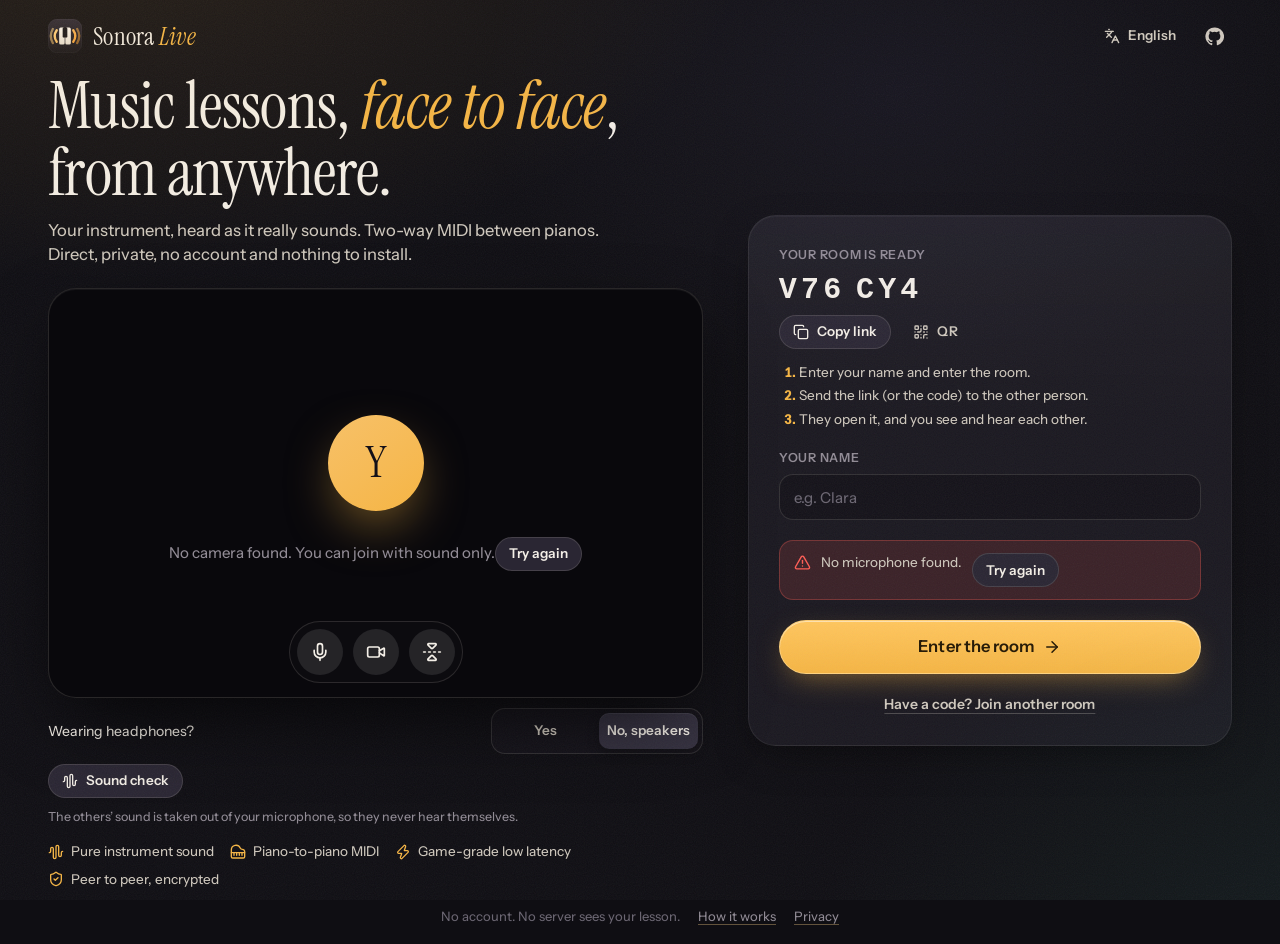
<file: index.html>
<!doctype html>
<html lang="en" data-theme="dark">
  <head>
    <meta charset="utf-8" />
    <meta name="viewport" content="width=device-width, initial-scale=1, viewport-fit=cover, interactive-widget=resizes-content" />
    <title>Sonora Live · Remote music lessons with pure sound</title>
    <meta
      name="description"
      content="Teach and learn an instrument face to face from anywhere. Peer-to-peer video, pure unprocessed instrument sound, and two-way MIDI between teacher and student pianos. Free, no account, nothing to install."
    />
    <meta name="theme-color" content="#0f0e13" />
    <meta name="color-scheme" content="dark" />
    <meta name="application-name" content="Sonora Live" />
    <meta name="apple-mobile-web-app-title" content="Sonora" />
    <meta name="apple-mobile-web-app-capable" content="yes" />
    <meta name="mobile-web-app-capable" content="yes" />
    <meta name="apple-mobile-web-app-status-bar-style" content="black-translucent" />
    <meta name="format-detection" content="telephone=no" />
    <meta name="referrer" content="no-referrer" />

    <meta property="og:type" content="website" />
    <meta property="og:site_name" content="Sonora Live" />
    <meta property="og:title" content="Sonora Live · Join my music lesson" />
    <meta
      property="og:description"
      content="Peer-to-peer video lessons with pure instrument sound and two-way MIDI. Open the link, pick your role, play."
    />
    <meta property="og:image" content="https://sonora-live.github.io/social/og-image.png" />
    <meta property="og:image:width" content="1200" />
    <meta property="og:image:height" content="630" />
    <meta name="twitter:card" content="summary_large_image" />

    <link rel="icon" href="./favicon.svg?v=fb0831fd05" type="image/svg+xml" />
    <link rel="icon" href="./icons/favicon-32.png?v=5fc345cf81" sizes="32x32" type="image/png" />
    <link rel="apple-touch-icon" href="./icons/apple-touch-icon.png?v=380a1d1318" />
    <style>html,body{color:#f3eee6;background:#0f0e13;height:100%;margin:0}#boot{letter-spacing:.02em;color:#a39e97;place-items:center;font:500 15px/1.4 system-ui,sans-serif;display:grid;position:fixed;inset:0}#boot svg{width:56px;height:56px;animation:1.6s ease-in-out infinite boot}@keyframes boot{50%{opacity:.45;transform:scale(.94)}}</style>
    <script type="module" crossorigin src="./assets/index-DaPZsYy7.js"></script>
    <link rel="stylesheet" crossorigin href="./assets/index-K2eqArFx.css">
      <!-- Web analytics -->
    <script>window.tidesight=typeof tidesight=="function"?tidesight:function(){(tidesight.q=tidesight.q||[]).push(arguments)};</script>
    <script async src="https://tidesight.erwinmayer.com/ts.js" data-site="sonora-live-github-io"></script>
    <script>window.addEventListener("app:event",function(e){var d=e.detail||{};if(typeof tidesight=="function"){tidesight("track",d.name,d.props,d.value)}else if(window.tidesight&&window.tidesight.q){window.tidesight.q.push(["track",d.name,d.props,d.value])}});</script>
    <meta name="sonora-build" content="bbd21a67a700" />
  <link rel="manifest" href="./manifest.webmanifest"></head>
  <body>
    <div id="app"></div>
    <div id="boot" aria-hidden="true">
      <svg viewBox="0 0 64 64" fill="none">
        <rect width="64" height="64" rx="17" fill="#1f1c26" />
        <rect x="21" y="16" width="10.4" height="32" rx="3" fill="#f4efe7" />
        <rect x="32.6" y="16" width="10.4" height="32" rx="3" fill="#f4efe7" />
        <rect x="27.6" y="16" width="8.8" height="19" rx="2.2" fill="#1f1c26" />
        <path d="M16.44 42.9a19 19 0 0 1 0-21.8M47.56 21.1a19 19 0 0 1 0 21.8" stroke="#f5b544" stroke-width="4.4" stroke-linecap="round" />
      </svg>
    </div>
    <noscript>Sonora Live needs JavaScript to run. · <span lang="fr">Sonora Live a besoin de JavaScript pour fonctionner.</span></noscript>
  </body>
</html>
</file>
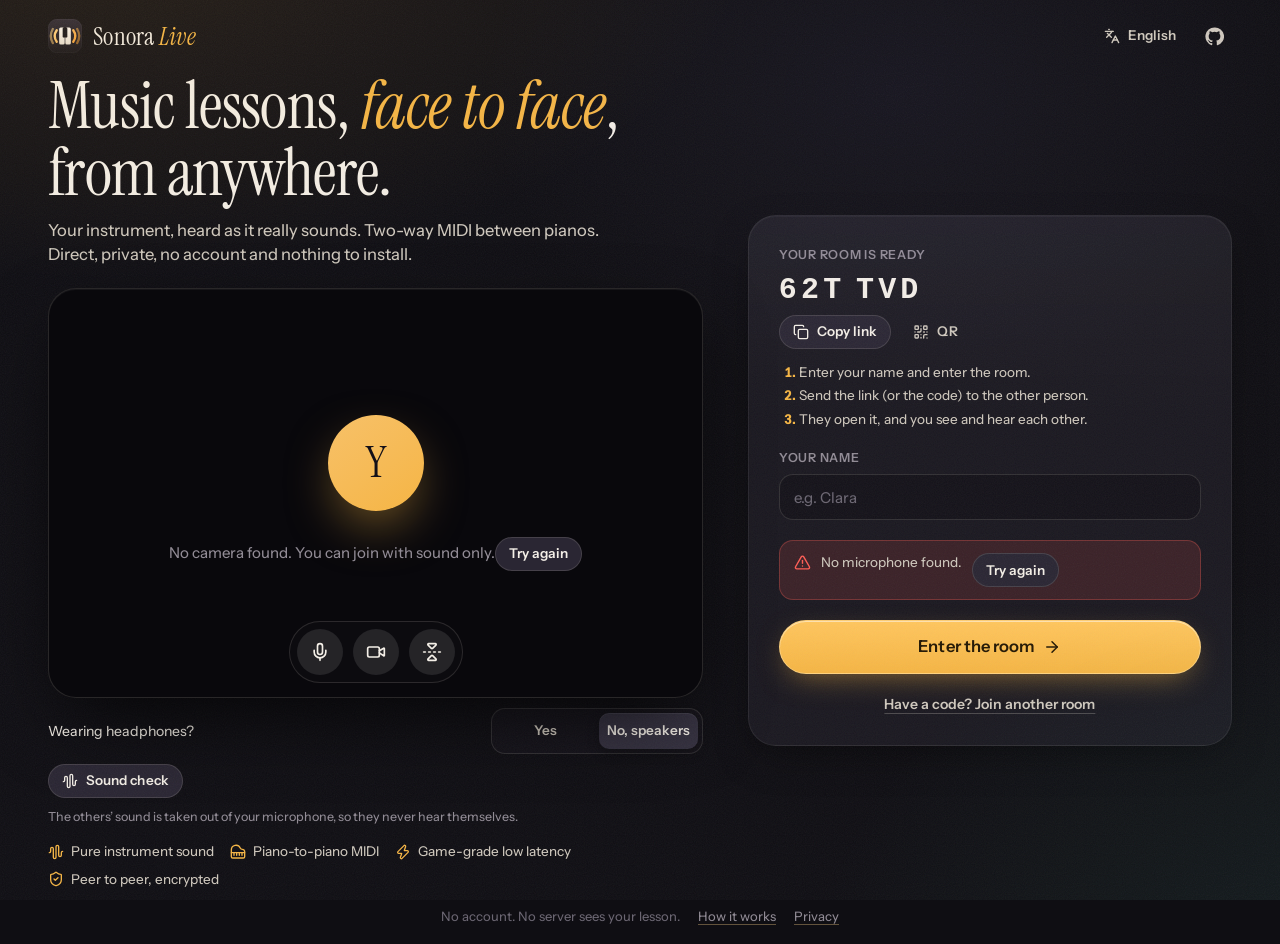
<file: sonora-live/index.html>
<!DOCTYPE html>
<html>
<head>
  <meta charset="utf-8">
  <title>Sonora Live</title>
  <meta http-equiv="refresh" content="0; url=https://sonora-live.github.io/">
  <link rel="canonical" href="https://sonora-live.github.io/">
  <script>
    window.location.replace("https://sonora-live.github.io/" + window.location.search + window.location.hash);
  </script>
</head>
<body>
  <p>Redirecting to <a href="https://sonora-live.github.io/">sonora-live.github.io</a>...</p>
</body>
</html>
</file>
<file: assets/index-K2eqArFx.css>
@font-face{font-family:Instrument Sans Variable;font-style:normal;font-display:swap;font-weight:400 700;src:url(./instrument-sans-latin-ext-wght-normal-B5bTHO_g.woff2)format("woff2-variations");unicode-range:U+100-2BA,U+2BD-2C5,U+2C7-2CC,U+2CE-2D7,U+2DD-2FF,U+304,U+308,U+329,U+1D00-1DBF,U+1E00-1E9F,U+1EF2-1EFF,U+2020,U+20A0-20AB,U+20AD-20C0,U+2113,U+2C60-2C7F,U+A720-A7FF}@font-face{font-family:Instrument Sans Variable;font-style:normal;font-display:swap;font-weight:400 700;src:url(./instrument-sans-latin-wght-normal-BbzFLZTg.woff2)format("woff2-variations");unicode-range:U+??,U+131,U+152-153,U+2BB-2BC,U+2C6,U+2DA,U+2DC,U+304,U+308,U+329,U+2000-206F,U+20AC,U+2122,U+2191,U+2193,U+2212,U+2215,U+FEFF,U+FFFD}@font-face{font-family:Instrument Serif;font-style:normal;font-display:swap;font-weight:400;src:url(./instrument-serif-latin-ext-400-normal-C2je3j2s.woff2)format("woff2"),url(./instrument-serif-latin-ext-400-normal-CFCUzsTy.woff)format("woff");unicode-range:U+100-2BA,U+2BD-2C5,U+2C7-2CC,U+2CE-2D7,U+2DD-2FF,U+304,U+308,U+329,U+1D00-1DBF,U+1E00-1E9F,U+1EF2-1EFF,U+2020,U+20A0-20AB,U+20AD-20C0,U+2113,U+2C60-2C7F,U+A720-A7FF}@font-face{font-family:Instrument Serif;font-style:normal;font-display:swap;font-weight:400;src:url(./instrument-serif-latin-400-normal-DnYpCC2O.woff2)format("woff2"),url(./instrument-serif-latin-400-normal-BVbkICAY.woff)format("woff");unicode-range:U+??,U+131,U+152-153,U+2BB-2BC,U+2C6,U+2DA,U+2DC,U+304,U+308,U+329,U+2000-206F,U+20AC,U+2122,U+2191,U+2193,U+2212,U+2215,U+FEFF,U+FFFD}@font-face{font-family:Instrument Serif;font-style:italic;font-display:swap;font-weight:400;src:url(./instrument-serif-latin-ext-400-italic-C9HzH3YL.woff2)format("woff2"),url(./instrument-serif-latin-ext-400-italic-D7-lnxEk.woff)format("woff");unicode-range:U+100-2BA,U+2BD-2C5,U+2C7-2CC,U+2CE-2D7,U+2DD-2FF,U+304,U+308,U+329,U+1D00-1DBF,U+1E00-1E9F,U+1EF2-1EFF,U+2020,U+20A0-20AB,U+20AD-20C0,U+2113,U+2C60-2C7F,U+A720-A7FF}@font-face{font-family:Instrument Serif;font-style:italic;font-display:swap;font-weight:400;src:url(./instrument-serif-latin-400-italic-DKMiL14s.woff2)format("woff2"),url(./instrument-serif-latin-400-italic-u__WvvIK.woff)format("woff");unicode-range:U+??,U+131,U+152-153,U+2BB-2BC,U+2C6,U+2DA,U+2DC,U+304,U+308,U+329,U+2000-206F,U+20AC,U+2122,U+2191,U+2193,U+2212,U+2215,U+FEFF,U+FFFD}:root{--bg:#0f0e13;--bg-2:#141219;--surface:#1a1820;--surface-2:#211e29;--surface-3:#2a2633;--surface-4:#34303f;--line:#fff4e612;--line-2:#fff4e621;--line-3:#fff4e638;--text:#f4efe7;--text-2:#cfc8bd;--muted:#918b95;--faint:#6b6672;--gold:#f5b544;--gold-2:#ffd58a;--gold-ink:#231703;--gold-soft:#f5b54424;--jade:#52d6b4;--jade-soft:#52d6b424;--lilac:#ab9dff;--lilac-soft:#ab9dff26;--red:#ff5d55;--red-soft:#ff5d5524;--green:#44d17f;--amber:#ffb547;--teacher:var(--gold);--student:var(--jade);--observer:var(--lilac);--r-sm:9px;--r:14px;--r-lg:20px;--r-xl:28px;--shadow:0 1px 0 #ffffff0a inset, 0 14px 40px -12px #0009;--shadow-lg:0 1px 0 #ffffff0d inset, 0 30px 80px -20px #000000bf;--font:"Instrument Sans Variable", "Instrument Sans", "Apple Color Emoji", "Segoe UI Emoji", "Noto Color Emoji", ui-sans-serif, system-ui, -apple-system, "Segoe UI", Roboto, sans-serif;--display:"Instrument Serif", "Iowan Old Style", Georgia, serif;--mono:ui-monospace, "SF Mono", "Cascadia Mono", Menlo, Consolas, monospace;--ease:cubic-bezier(.2, .8, .2, 1);--spring:cubic-bezier(.34, 1.4, .64, 1);--safe-b:env(safe-area-inset-bottom,0px);--safe-t:env(safe-area-inset-top,0px);--chat-w:360px;--lightningcss-light: ;--lightningcss-dark:initial;color-scheme:dark}*,:before,:after{box-sizing:border-box}html,body{height:100%}body{background:var(--bg);color:var(--text);font:450 15px/1.45 var(--font);font-feature-settings:"ss01", "cv11";-webkit-font-smoothing:antialiased;-moz-osx-font-smoothing:grayscale;text-rendering:optimizelegibility;-webkit-tap-highlight-color:transparent;overscroll-behavior:none;margin:0}#app{min-height:100%}button,input,select,textarea{font:inherit;color:inherit}button{cursor:pointer;background:0 0;border:0;padding:0}a{color:var(--gold-2);text-underline-offset:3px;text-decoration-color:#ffd58a59}a:hover{text-decoration-color:currentColor}:focus-visible{outline:2px solid var(--gold);outline-offset:2px}::selection{background:#f5b54459}.sr-only{clip:rect(0 0 0 0);white-space:nowrap;width:1px;height:1px;position:absolute;overflow:hidden}.atmos{pointer-events:none;z-index:0;background:radial-gradient(1100px 620px at 8% -10%,#f5b5441c,#0000 60%),radial-gradient(900px 700px at 105% 110%,#52d6b412,#0000 60%),radial-gradient(700px 500px at 70% 10%,#ab9dff0d,#0000 60%);position:fixed;inset:0}.atmos:after{content:"";opacity:.06;mix-blend-mode:overlay;background-image:url("data:image/svg+xml,%3Csvg xmlns='http://www.w3.org/2000/svg' width='160' height='160'%3E%3Cfilter id='n'%3E%3CfeTurbulence type='fractalNoise' baseFrequency='.9' numOctaves='3' stitchTiles='stitch'/%3E%3C/filter%3E%3Crect width='100%25' height='100%25' filter='url(%23n)'/%3E%3C/svg%3E");position:absolute;inset:0}.btn{letter-spacing:.005em;background:var(--surface-3);height:42px;color:var(--text);border:1px solid var(--line-2);transition:background .18s var(--ease), border-color .18s, transform .12s var(--ease), box-shadow .18s;white-space:nowrap;-webkit-user-select:none;user-select:none;border-radius:999px;justify-content:center;align-items:center;gap:8px;padding:0 18px;font-weight:600;display:inline-flex}.btn:hover{background:var(--surface-4);border-color:var(--line-3)}.btn:active{transform:scale(.97)}.btn:disabled{opacity:.45;cursor:not-allowed;transform:none}.btn svg{flex:none;width:18px;height:18px}.btn-primary{background:linear-gradient(180deg, #ffc65e, var(--gold));color:var(--gold-ink);border-color:#ffdc9699;box-shadow:inset 0 1px #ffffff80,0 10px 30px -10px #f5b5448c}.btn-primary:hover{background:linear-gradient(#ffd27a,#f7bd52);border-color:#ffe6aacc}.btn-ghost{color:var(--text-2);background:0 0;border-color:#0000}.btn-ghost:hover{color:var(--text);background:#ffffff0f;border-color:#0000}.btn-danger{background:var(--red);color:#fff;border-color:#ff8c8280}.btn-danger:hover{background:#ff736c}.btn-lg{height:54px;padding:0 26px;font-size:16.5px}.btn-sm{height:34px;padding:0 13px;font-size:13.5px}.btn-sm svg{width:16px;height:16px}.btn-block{width:100%}.icon-btn{width:36px;height:36px;color:var(--text-2);border-radius:10px;place-items:center;transition:background .15s,color .15s;display:inline-grid}.icon-btn:hover{color:var(--text);background:#ffffff12}.icon-btn svg{width:19px;height:19px}.field{gap:7px;display:grid}.label{color:var(--muted);letter-spacing:.06em;text-transform:uppercase;font-size:12.5px;font-weight:600}.input,.select{border-radius:var(--r);background:var(--bg-2);border:1px solid var(--line-2);outline:none;width:100%;height:46px;padding:0 14px;transition:border-color .15s,box-shadow .15s,background .15s}.input::placeholder{color:var(--faint)}.input:focus,.select:focus{background:#121017;border-color:#f5b544b3;box-shadow:0 0 0 4px #f5b5441f}.select{appearance:none;text-overflow:ellipsis;background-image:url("data:image/svg+xml,%3Csvg xmlns='http://www.w3.org/2000/svg' width='12' height='8' fill='none' stroke='%23918b95' stroke-width='1.8' stroke-linecap='round' stroke-linejoin='round'%3E%3Cpath d='M1 1.5l5 5 5-5'/%3E%3C/svg%3E");background-position:right 14px center;background-repeat:no-repeat;padding-right:38px}.select option{background:var(--surface-2)}.switch{background:var(--surface-4);border:1px solid var(--line-2);width:42px;height:25px;transition:background .2s var(--ease);border-radius:999px;flex:none;position:relative}.switch:after{content:"";width:19px;height:19px;transition:transform .22s var(--spring);background:#e9e3da;border-radius:50%;position:absolute;top:2px;left:2px;box-shadow:0 2px 6px #00000059}.switch[aria-checked=true]{background:var(--gold);border-color:#ffdc9699}.switch[aria-checked=true]:after{background:#fff;transform:translate(17px)}.row-toggle{text-align:left;align-items:center;gap:14px;width:100%;padding:12px 0;display:flex}.row-toggle+.row-toggle{border-top:1px solid var(--line)}.row-toggle .grow{flex:1;min-width:0}.row-title{font-weight:600}.row-sub{color:var(--muted);margin-top:2px;font-size:13.5px}.seg{background:var(--bg-2);border:1px solid var(--line-2);border-radius:14px;grid-auto-columns:1fr;grid-auto-flow:column;gap:4px;padding:4px;display:grid}.seg button{white-space:nowrap;height:36px;color:var(--text-2);transition:background .18s var(--ease), color .18s;border-radius:10px;justify-content:center;align-items:center;gap:6px;padding:0 8px;font-size:13.5px;font-weight:600;display:inline-flex}.seg button:hover{color:var(--text)}.seg button[aria-pressed=true]{background:var(--surface-4);color:var(--text);box-shadow:inset 0 1px #ffffff12,0 4px 12px #0000004d}.seg button svg{width:16px;height:16px}.chip{height:26px;color:var(--text-2);white-space:nowrap;background:#ffffff12;border-radius:999px;align-items:center;gap:6px;padding:0 10px;font-size:12.5px;font-weight:600;display:inline-flex}.chip svg{width:14px;height:14px}.chip-teacher{background:var(--gold-soft);color:var(--gold-2)}.chip-student{background:var(--jade-soft);color:#8ff0d6}.chip-observer{background:var(--lilac-soft);color:#cdc4ff}.chip-ok{color:#8fe9b4;background:#44d17f24}.chip-warn{color:#ffd08a;background:#ffb54724}.chip-bad{background:var(--red-soft);color:#ff9c96}.dot{background:currentColor;border-radius:50%;flex:none;width:8px;height:8px}.card{background:linear-gradient(180deg, #ffffff06, transparent 40%), var(--surface);border:1px solid var(--line);border-radius:var(--r-xl);box-shadow:var(--shadow)}.hint{border-radius:var(--r);border:1px solid var(--line);color:var(--text-2);background:#ffffff0a;align-items:flex-start;gap:10px;padding:12px 14px;font-size:13.5px;display:flex}.hint svg{width:17px;height:17px;color:var(--gold);flex:none;margin-top:1px}.hint-warn{background:#ffb54714;border-color:#ffb54740}.hint-bad{background:var(--red-soft);border-color:#ff5d554d}.hint-bad svg{color:var(--red)}.spinner{border:2px solid #ffffff26;border-top-color:var(--gold);border-radius:50%;width:18px;height:18px;animation:.8s linear infinite spin}@keyframes spin{to{transform:rotate(360deg)}}.kbd{border:1px solid var(--line-2);min-width:20px;font:600 11.5px/1.5 var(--mono);color:var(--text-2);text-align:center;border-bottom-width:2px;border-radius:6px;padding:1px 6px;display:inline-block}.brand{color:var(--text);align-items:center;gap:11px;text-decoration:none;display:inline-flex}.brand-mark{flex:none;width:34px;height:34px}.brand-word{font-family:var(--display);letter-spacing:.01em;font-size:25px;line-height:1}.brand-word em{color:var(--gold);font-style:italic}.lobby{z-index:1;min-height:100dvh;padding:calc(18px + var(--safe-t)) clamp(16px, 4vw, 48px) calc(18px + var(--safe-b));grid-template-rows:auto 1fr auto;gap:18px;display:grid;position:relative}.lang-pick{cursor:pointer;position:relative}.lang-pick select{opacity:0;cursor:pointer;font-size:16px;position:absolute;inset:0}.lobby-top{justify-content:space-between;align-items:center;gap:12px;display:flex}.lobby-main{grid-template-columns:minmax(0,1.15fr) minmax(340px,.85fr);align-items:center;gap:clamp(20px,3.5vw,48px);width:100%;max-width:1240px;margin:0 auto;display:grid}.lobby-hero h1{font-family:var(--display);letter-spacing:-.01em;margin:0 0 12px;font-size:clamp(40px,5.4vw,66px);font-weight:400;line-height:1.02}.lobby-hero h1 em{color:var(--gold)}.lobby-hero p.lede{max-width:560px;color:var(--text-2);margin:0 0 22px;font-size:16.5px}.preview{aspect-ratio:16/10;border-radius:var(--r-xl);border:1px solid var(--line-2);box-shadow:var(--shadow-lg);isolation:isolate;background:#09080c;position:relative;overflow:hidden}.preview video{object-fit:contain;width:100%;height:100%;display:block}.preview .mirror{transform:scaleX(-1)}.preview-empty{text-align:center;color:var(--muted);place-items:center;padding:24px;display:grid;position:absolute;inset:0}.preview-empty .avatar{margin:0 auto 12px}.steps{color:var(--text-2);gap:4px;margin:4px 0 0;padding-left:20px;font-size:13.5px;display:grid}.steps li::marker{color:var(--gold);font-weight:700}.preview-empty .btn{margin:14px auto 0}.preview-empty b{max-width:340px;color:var(--text);display:block}.preview-note{border-radius:var(--r);color:var(--text);z-index:2;background:#0f0e13d1;border:1px solid #f5b54466;align-items:flex-start;gap:10px;padding:10px 12px;font-size:13.5px;font-weight:500;display:flex;position:absolute;top:58px;left:14px;right:14px}.preview-note svg{width:18px;height:18px;color:var(--gold);flex:none}.preview-bar{-webkit-backdrop-filter:blur(16px)saturate(1.4);border:1px solid var(--line-2);background:#0f0e1399;border-radius:999px;gap:10px;padding:7px;display:flex;position:absolute;bottom:14px;left:50%;transform:translate(-50%)}.round{width:46px;height:46px;color:var(--text);transition:background .15s, transform .12s var(--ease);background:#ffffff1a;border-radius:50%;place-items:center;display:grid;position:relative}.round:hover{background:#ffffff2e}.round:active{transform:scale(.94)}.round.off{background:var(--red);color:#fff}.round svg{width:20px;height:20px}.preview-meter{-webkit-backdrop-filter:blur(12px);color:var(--text-2);background:#0f0e1399;border-radius:999px;align-items:center;gap:8px;padding:6px 10px 6px 8px;font-size:12.5px;font-weight:600;display:flex;position:absolute;top:14px;left:14px}.preview-meter svg{width:15px;height:15px}.bars{align-items:flex-end;gap:2px;height:14px;display:flex}.bars i{background:#ffffff40;border-radius:2px;width:3px;transition:background 80ms}.bars i.on{background:var(--green)}.bars i.hot{background:var(--amber)}.bars i.clip{background:var(--red)}.preview-devices{grid-template-columns:1fr 1fr;gap:10px;margin-top:12px;display:grid}.join-card{gap:20px;padding:clamp(20px,2.6vw,30px);display:grid}.room-code-box{gap:10px;display:grid}.room-code-row{flex-wrap:wrap;align-items:center;gap:10px;display:flex}.code{font:600 30px/1 var(--mono);letter-spacing:.14em;color:var(--text);-webkit-user-select:all;user-select:all;gap:.35em;display:inline-flex}.code span{display:inline-block}.code-actions{flex-wrap:wrap;gap:8px;display:flex}.lobby-foot{color:var(--faint);flex-wrap:wrap;justify-content:center;align-items:center;gap:18px;font-size:13px;display:flex}.lobby-foot a{color:var(--muted)}.features{color:var(--text-2);flex-wrap:wrap;gap:8px 16px;margin-top:16px;font-size:13.5px;display:flex}.features span{align-items:center;gap:7px;display:inline-flex}.features svg{width:16px;height:16px;color:var(--gold)}.join-other{gap:8px;display:flex}.join-other .input{font:600 18px var(--mono);letter-spacing:.2em;text-transform:uppercase}.react-row{gap:2px;padding:0 4px 6px;display:flex}.react-row button{cursor:pointer;background:0 0;border:0;border-radius:8px;padding:5px;font-size:17px;line-height:1;transition:transform .1s}.react-row button:hover{background:#ffffff12;transform:scale(1.15)}.menu-note{color:var(--muted);margin:4px 10px 6px;font-size:12px;line-height:1.4}.menu-note .link-btn{font-size:12px}.listen-q{flex-wrap:wrap;justify-content:space-between;align-items:center;gap:10px;margin-top:10px;font-size:14px;display:flex}.sound-check{flex-wrap:wrap;flex-basis:100%;align-items:flex-start;gap:10px;display:flex}.check-say{min-width:200px;color:var(--text-2);flex:1;margin:0;font-size:13px;line-height:1.45}.check-say svg{vertical-align:-3px;color:var(--gold)}.listen-q small{color:var(--muted);flex-basis:100%;font-size:12.5px}.link-btn{color:var(--text-2);text-decoration:underline;-webkit-text-decoration-color:var(--line-3);text-decoration-color:var(--line-3);text-underline-offset:4px;font-size:14px;font-weight:600}.link-btn:hover{color:var(--text);text-decoration-color:currentColor}.room{z-index:1;grid-template:"top chat""stage chat"minmax(0,1fr)"music chat""bar chat"/minmax(0,1fr) auto;height:100dvh;display:grid;position:relative;overflow:hidden}.topbar{padding:calc(10px + var(--safe-t)) 16px 8px;grid-area:top;align-items:center;gap:10px;min-width:0;display:flex}.topbar .brand-word{font-size:22px}.topbar .spacer{flex:1}.code-chip{background:var(--surface-2);border:1px solid var(--line-2);height:36px;font:600 14.5px var(--mono);letter-spacing:.12em;border-radius:999px;align-items:center;gap:9px;padding:0 8px 0 14px;transition:background .15s;display:inline-flex}.code-chip:hover{background:var(--surface-3)}.code-chip .lbl{font:600 11.5px var(--font);letter-spacing:.07em;text-transform:uppercase;color:var(--muted)}.code-chip svg{width:16px;height:16px;color:var(--text-2)}.code-chip .share-ico{background:#ffffff14;border-radius:50%;place-items:center;width:26px;height:26px;display:grid}.lock-chip{background:var(--surface-2);border:1px solid var(--line-2);height:36px;color:var(--text-2);border-radius:999px;align-items:center;gap:7px;padding:0 13px;font-size:13.5px;font-weight:600;display:inline-flex}.lock-chip svg{width:16px;height:16px}.lock-chip:hover{background:var(--surface-3);color:var(--text)}.net-chip{height:36px;color:var(--text-2);border-radius:999px;align-items:center;gap:7px;padding:0 12px;font-size:13px;font-weight:600;display:inline-flex}.net-chip:hover{background:#ffffff0f}.signal{align-items:flex-end;gap:2px;height:14px;display:inline-flex}.signal i{background:#fff3;border-radius:1.5px;width:3.5px}.signal i:first-child{height:5px}.signal i:nth-child(2){height:9px}.signal i:nth-child(3){height:14px}.signal.good i{background:var(--green)}.signal.fair i:nth-child(-n+2){background:var(--amber)}.signal.poor i:first-child{background:var(--red)}.stage{grid-area:stage;min-height:0;padding:4px 16px 10px;display:grid;position:relative;overflow:hidden auto}.tiles{gap:12px;height:100%;min-height:0;display:grid}.tiles.n1{grid-template-columns:1fr}.tiles.n2{grid-template-columns:1fr 1fr}.tiles.n3,.tiles.n4{grid-template-rows:1fr 1fr;grid-template-columns:1fr 1fr}.tiles.many{grid-template-columns:repeat(auto-fit,minmax(280px,1fr));grid-auto-rows:minmax(160px,1fr);overflow:auto}.tile{border-radius:var(--r-xl);border:1px solid var(--line);isolation:isolate;background:radial-gradient(120% 120% at 50% 0,#1b1822,#0b0a0e);min-width:0;min-height:0;position:relative;overflow:hidden}.tile video{object-fit:contain;background:0 0;width:100%;height:100%;position:absolute;inset:0}.tile.cover video{object-fit:cover}.tile .backdrop{object-fit:cover;filter:blur(40px)brightness(.45)saturate(1.2);z-index:-1;width:calc(100% + 80px);height:calc(100% + 80px);position:absolute;inset:-40px}.tile-ring{border-radius:inherit;pointer-events:none;transition:box-shadow .2s;position:absolute;inset:0;box-shadow:inset 0 0 0 2px #0000}.tile.speaking .tile-ring{box-shadow:inset 0 0 0 2px var(--rc,var(--gold))}.tile-label{-webkit-backdrop-filter:blur(14px)saturate(1.3);z-index:2;background:#0c0b0f9e;border-radius:999px;align-items:center;gap:8px;max-width:calc(100% - 24px);padding:6px 12px 6px 6px;font-size:14px;font-weight:600;display:flex;position:absolute;bottom:12px;left:12px}.tile-label .name{text-overflow:ellipsis;white-space:nowrap;overflow:hidden}.tile-label .role-dot{background:var(--rc);color:#141018;border-radius:50%;flex:none;place-items:center;width:22px;height:22px;display:grid}.tile-label .role-dot svg{width:13px;height:13px}.tile-label .muted-ico{color:var(--red);flex:none;width:16px;height:16px}.tile-badges{z-index:2;flex-wrap:wrap;justify-content:flex-end;gap:6px;display:flex;position:absolute;top:12px;right:12px}.tile-badges .chip{-webkit-backdrop-filter:blur(14px);background:#0c0b0f9e}[data-role=self]{--rc:var(--teacher)}[data-role=player]{--rc:var(--student)}[data-role=observer]{--rc:var(--observer)}.avatar{width:96px;height:96px;font:400 42px/1 var(--display);color:#141018;background:linear-gradient(145deg, color-mix(in oklab, var(--rc,var(--gold)) 85%, white), var(--rc,var(--gold)));box-shadow:0 20px 50px -10px color-mix(in oklab, var(--rc,var(--gold)) 50%, transparent);border-radius:50%;place-items:center;display:grid}.avatar.sm{width:56px;height:56px;font-size:24px}.tile-center{color:var(--muted);text-align:center;align-content:center;place-items:center;gap:14px;padding:16px;font-size:14px;display:grid;position:absolute;inset:0}.tile-overlay{-webkit-backdrop-filter:blur(6px);z-index:3;background:#0a090d99;align-content:center;place-items:center;gap:10px;font-weight:600;display:grid;position:absolute;inset:0}.tile video.pending{opacity:0}.tile-overlay.no-path{padding:18px}.no-path-card{text-align:left;max-width:440px;color:var(--text-2);gap:8px;font-size:14px;font-weight:500;display:grid}.no-path-card b{color:var(--text);font-size:16px}.no-path-card p,.no-path-card ul{margin:0}.no-path-card ul{gap:4px;padding-left:18px;display:grid}.no-path-card small{color:var(--muted);align-items:center;gap:8px;display:flex}.no-path-card .spinner{width:14px;height:14px}.pip{z-index:5;--ar:16 / 9;width:clamp(132px,19vw,260px);max-height:38%;aspect-ratio:var(--ar);border:1px solid var(--line-2);box-shadow:var(--shadow-lg);touch-action:none;cursor:grab;transition:left .35s var(--spring), top .35s var(--spring), right .35s var(--spring), bottom .35s var(--spring), opacity .2s;background:#0b0a0e;border-radius:18px;position:absolute;overflow:hidden}.pip.dragging{cursor:grabbing;transition:none}.pip.portrait{width:auto;height:clamp(150px,30vh,280px)}.pip video{object-fit:contain;pointer-events:none;width:100%;height:100%;display:block}.pip .mirror{transform:scaleX(-1)}.pip .pip-label{-webkit-backdrop-filter:blur(10px);background:#0c0b0f9e;border-radius:999px;align-items:center;gap:6px;padding:3px 9px 3px 4px;font-size:12px;font-weight:600;display:flex;position:absolute;bottom:8px;left:8px}.pip .pip-label .bars{height:11px}.pip .tile-center .avatar{width:52px;height:52px;font-size:22px}.pip-flip{width:30px;height:30px;color:var(--text);background:#0c0b0f99;border-radius:50%;place-items:center;display:grid;position:absolute;top:6px;right:6px}.pip-flip svg{width:16px;height:16px}.waiting{grid-template-columns:1fr auto;place-self:center;align-items:center;gap:28px;width:min(760px,100%);padding:clamp(22px,3vw,36px);display:grid}.waiting h2{font:400 clamp(30px, 3.4vw, 42px) / 1.05 var(--display);margin:0 0 6px}.waiting p{color:var(--text-2);margin:0 0 18px}.waiting .code{margin:4px 0 18px;font-size:clamp(30px,4vw,42px)}.qr{width:178px;height:178px;box-shadow:var(--shadow);background:#f6f1e8;border-radius:20px;padding:12px}.qr svg{width:100%;height:100%;display:block}.qr-cap{text-align:center;color:var(--muted);margin-top:10px;font-size:12.5px}.pulse-ring{background:var(--green);border-radius:50%;flex:none;width:12px;height:12px;position:relative}.pulse-ring:after{content:"";border:2px solid var(--green);border-radius:50%;animation:1.8s ease-out infinite pulse;position:absolute;inset:-6px}@keyframes pulse{0%{opacity:.9;transform:scale(.5)}to{opacity:0;transform:scale(1.6)}}.status-line{color:var(--text-2);align-items:center;gap:12px;margin-bottom:14px;font-weight:600;display:flex}.center-card{text-align:center;place-self:center;justify-items:center;gap:14px;width:min(520px,100%);padding:30px;display:grid}.center-card h2{font:400 34px/1.05 var(--display);margin:0}.center-card p{color:var(--text-2);margin:0}.big-ico{background:var(--gold-soft);width:64px;height:64px;color:var(--gold);border-radius:20px;place-items:center;display:grid}.big-ico svg{width:30px;height:30px}.banner-stack{z-index:20;gap:8px;width:min(620px,100% - 24px);display:grid;position:absolute;top:8px;left:50%;transform:translate(-50%)}.banner{-webkit-backdrop-filter:blur(18px)saturate(1.3);border:1px solid var(--line-2);box-shadow:var(--shadow-lg);animation:drop .35s var(--spring);background:#211e29eb;border-radius:18px;align-items:center;gap:12px;padding:10px 10px 10px 14px;display:flex}.banner .grow{flex:1;min-width:0}.banner b{display:block}.banner small{color:var(--muted)}.banner>svg{width:20px;height:20px;color:var(--gold);flex:none}@keyframes drop{0%{opacity:0;transform:translateY(-14px)}}.reactions{pointer-events:none;z-index:15;position:absolute;inset:0;overflow:hidden}.reaction{animation:floatup 3.1s var(--ease) forwards;filter:drop-shadow(0 6px 12px #0006);font-size:44px;position:absolute;bottom:30px}.reaction small{text-align:center;font:600 11px var(--font);color:var(--text);text-shadow:0 1px 4px #000c;margin-top:-4px;display:block}@keyframes floatup{0%{opacity:0;transform:translateY(20px)scale(.6)}12%{opacity:1;transform:translateY(0)scale(1.1)}80%{opacity:1}to{opacity:0;transform:translateY(-46vh)scale(.95)}}.bar{padding:8px 16px calc(12px + var(--safe-b));z-index:30;grid-area:bar;justify-content:center;align-items:center;gap:8px;display:flex;position:relative}.bar-group{border:1px solid var(--line);-webkit-backdrop-filter:blur(14px);background:#1a1820cc;border-radius:22px;align-items:center;gap:6px;padding:6px;display:flex}.ctl{min-width:64px;height:58px;color:var(--text-2);transition:background .15s, color .15s, transform .12s var(--ease);border-radius:16px;align-content:center;justify-items:center;gap:3px;padding:0 8px;font-size:11.5px;font-weight:600;display:grid;position:relative}.ctl:hover{color:var(--text);background:#ffffff12}.ctl:active{transform:scale(.95)}.ctl svg{width:22px;height:22px}.ctl.off{color:#ffb1ac;background:var(--red-soft)}.ctl.off:hover{background:#ff5d5538}.ctl.active{color:var(--gold-2);background:var(--gold-soft)}.ctl .badge{background:var(--red);color:#fff;text-align:center;border-radius:9px;min-width:18px;height:18px;padding:0 5px;font-size:11px;line-height:18px;position:absolute;top:5px;right:10px}.ctl .led{background:var(--faint);width:8px;height:8px;box-shadow:0 0 0 2px var(--surface);border-radius:50%;position:absolute;top:8px;right:14px}.ctl .led.on{background:var(--green)}.ctl .led.flash{background:var(--gold-2);box-shadow:0 0 0 2px var(--surface), 0 0 10px var(--gold)}.ctl.leave{color:#fff;background:var(--red);min-width:72px}.ctl.leave:hover{background:#ff736c}.mic-level{background:#ffffff1f;border-radius:2px;width:4px;height:22px;position:absolute;top:9px;left:calc(50% + 15px);overflow:hidden}.mic-level i{background:var(--green);transform-origin:bottom;transition:transform 60ms linear;position:absolute;inset:0}.scrim{z-index:60;-webkit-backdrop-filter:blur(3px);background:#0605088c;animation:.2s fade;position:fixed;inset:0}@keyframes fade{0%{opacity:0}}.sheet{z-index:61;border-radius:var(--r-xl);background:var(--surface);border:1px solid var(--line-2);width:min(560px,100vw - 24px);max-height:min(86dvh,820px);box-shadow:var(--shadow-lg);animation:pop .28s var(--spring);grid-template-rows:auto minmax(0,1fr);grid-template-columns:minmax(0,1fr);display:grid;position:fixed;top:50%;left:50%;overflow:hidden;transform:translate(-50%,-50%)}.sheet.wide{width:min(720px,100vw - 24px)}@keyframes pop{0%{opacity:0;transform:translate(-50%,-48%)scale(.97)}}.sheet-head{border-bottom:1px solid var(--line);align-items:center;gap:12px;padding:18px 18px 14px 22px;display:flex}.sheet-head h2{font:400 27px/1.1 var(--display);flex:1;margin:0}.sheet-head .big-ico{border-radius:13px;width:42px;height:42px}.sheet-head .big-ico svg{width:21px;height:21px}.sheet-body{overscroll-behavior:contain;align-content:start;gap:18px;padding:18px 22px 22px;display:grid;overflow:auto}.sheet-tabs{border-bottom:1px solid var(--line);scrollbar-width:none;gap:4px;padding:0 18px;display:flex;overflow-x:auto}.sheet-tabs button{height:42px;color:var(--muted);white-space:nowrap;border-bottom:2px solid #0000;padding:0 12px;font-weight:600}.sheet-tabs button[aria-selected=true]{color:var(--text);border-bottom-color:var(--gold)}.section{gap:10px;display:grid}.section h3{letter-spacing:.07em;text-transform:uppercase;color:var(--muted);margin:0;font-size:12.5px}.section .lead{color:var(--text-2);margin:0;font-size:14px}.list{gap:8px;display:grid}.item{background:var(--bg-2);border:1.5px solid var(--line-2);text-align:left;border-radius:16px;align-items:center;gap:13px;width:100%;padding:12px 14px;transition:border-color .15s,background .15s;display:flex}.item:hover{border-color:var(--line-3)}.item[aria-checked=true]{border-color:var(--gold);background:color-mix(in oklab, var(--gold) 7%, var(--bg-2))}.item .ico{width:38px;height:38px;color:var(--text-2);background:#ffffff0f;border-radius:12px;flex:none;place-items:center;display:grid}.item[aria-checked=true] .ico{background:var(--gold);color:var(--gold-ink)}.item .ico svg{width:19px;height:19px}.item .grow{flex:1;min-width:0}.item .title{text-overflow:ellipsis;white-space:nowrap;font-weight:600;overflow:hidden}.item .sub{color:var(--muted);font-size:13px}.item .check{color:var(--gold);width:20px;height:20px}.details{border:1px solid var(--line);background:#ffffff05;border-radius:16px}.details summary{cursor:pointer;color:var(--text-2);align-items:center;gap:10px;padding:12px 14px;font-weight:600;list-style:none;display:flex}.details summary::-webkit-details-marker{display:none}.details summary svg{width:17px;height:17px;color:var(--gold)}.details summary .chev{color:var(--muted);margin-left:auto;transition:transform .2s}.details[open] summary .chev{transform:rotate(180deg)}.details .details-body{color:var(--text-2);gap:10px;padding:0 14px 14px;font-size:14px;display:grid}.details .details-body p{margin:0}.details .details-body ol,.details .details-body ul{gap:6px;margin:0;padding-left:20px;display:grid}.progress{background:#ffffff14;border-radius:3px;height:6px;overflow:hidden}.progress i{background:linear-gradient(90deg, var(--gold), var(--gold-2));height:100%;transition:width .25s var(--ease);display:block}.range{width:100%;accent-color:var(--gold)}.stats{border-collapse:collapse;width:100%;font-size:13.5px}.stats td{border-bottom:1px solid var(--line);padding:7px 0}.stats td:last-child{text-align:right;font-family:var(--mono);color:var(--text);font-size:13px}.stats td:first-child{color:var(--muted)}.menu{z-index:40;-webkit-backdrop-filter:blur(18px);border:1px solid var(--line-2);min-width:250px;box-shadow:var(--shadow-lg);animation:rise .22s var(--spring);background:#211e29f5;border-radius:18px;padding:6px;position:absolute;bottom:calc(100% + 10px);left:50%;transform:translate(-50%)}@keyframes rise{0%{opacity:0;transform:translate(-50%,8px)}}.menu-item{text-align:left;border-radius:12px;align-items:flex-start;gap:11px;width:100%;padding:10px 12px;display:flex}.menu-item:hover{background:#ffffff0f}.menu-item svg{width:18px;height:18px;color:var(--text-2);flex:none;margin-top:2px}.menu-item[aria-checked=true] svg{color:var(--gold)}.menu-item b{font-size:14px;display:block}.menu-item small{color:var(--muted);font-size:12.5px;line-height:1.35;display:block}.emoji-row{gap:4px;padding:4px;display:flex}.emoji-row button{width:46px;height:46px;transition:transform .15s var(--spring);border-radius:12px;font-size:26px}.emoji-row button:hover{background:#ffffff14;transform:scale(1.15)}.toasts{z-index:80;right:16px;bottom:calc(96px + var(--safe-b));pointer-events:none;gap:8px;width:min(380px,100vw - 32px);display:grid;position:fixed}.toast{pointer-events:auto;-webkit-backdrop-filter:blur(18px);border:1px solid var(--line-2);box-shadow:var(--shadow-lg);animation:slidein .32s var(--spring);background:#24212cf5;border-radius:16px;align-items:flex-start;gap:11px;padding:12px 12px 12px 14px;display:flex}@keyframes slidein{0%{opacity:0;transform:translateY(10px)scale(.98)}}.toast .t-ico{width:30px;height:30px;color:var(--text-2);background:#ffffff12;border-radius:10px;flex:none;place-items:center;display:grid}.toast .t-ico svg{width:17px;height:17px}.toast.join .t-ico,.toast.success .t-ico{color:var(--green);background:#44d17f26}.toast.warn .t-ico,.toast.knock .t-ico{color:var(--amber);background:#ffb54726}.toast.error .t-ico{background:var(--red-soft);color:var(--red)}.toast .grow{flex:1;min-width:0;padding-top:4px}.toast b{font-size:14px;display:block}.toast small{color:var(--muted);margin-top:1px;font-size:13px;display:block}.chat{width:var(--chat-w);border-left:1px solid var(--line);background:#141219eb;grid-area:chat;grid-template-rows:auto minmax(0,1fr) auto;min-height:0;display:grid;position:relative}.chat-head{padding:calc(14px + var(--safe-t)) 12px 12px 18px;border-bottom:1px solid var(--line);align-items:center;gap:10px;display:flex}.chat-head h2{font:400 24px/1 var(--display);flex:1;margin:0}.chat-list{overscroll-behavior:contain;scrollbar-width:thin;scrollbar-color:var(--surface-4) transparent;flex-direction:column;gap:2px;padding:14px 14px 6px;display:flex;overflow-y:auto}.chat-empty{text-align:center;max-width:250px;color:var(--muted);justify-items:center;gap:10px;margin:auto;font-size:13.5px;display:grid}.chat-empty svg{width:26px;height:26px;color:var(--faint)}.msg{justify-items:start;max-width:88%;margin-top:2px;display:grid}.msg.first{margin-top:12px}.msg.mine{align-self:flex-end;justify-items:end}.msg .who{color:var(--rc,var(--text-2));align-items:baseline;gap:7px;margin:0 4px 4px;font-size:12.5px;font-weight:600;display:flex}.msg .who time{color:var(--faint);font-size:11.5px;font-weight:500}.bubble{background:var(--surface-3);overflow-wrap:anywhere;white-space:pre-wrap;border-radius:18px;padding:8px 13px;font-size:14.5px;line-height:1.42}.msg:not(.mine) .bubble{border-top-left-radius:6px}.msg.mine .bubble{background:linear-gradient(#3a2f1d,#33291a);border:1px solid #f5b54438;border-top-right-radius:6px}.msg:not(.first):not(.mine) .bubble{border-top-left-radius:18px}.msg.mine:not(.first) .bubble{border-top-right-radius:18px}.bubble.emoji{padding:0 2px;font-size:40px;line-height:1.15;background:0 0!important;border:0!important}.bubble a{color:var(--gold-2)}.msg-sys{color:var(--muted);text-align:center;align-self:center;align-items:center;gap:8px;margin:10px 0 4px;font-size:12.5px;display:flex}.msg-sys:before,.msg-sys:after{content:"";background:var(--line-2);width:18px;height:1px}.file-card{background:var(--surface-3);border:1px solid var(--line);min-width:220px;max-width:100%;color:var(--text);border-radius:16px;align-items:center;gap:11px;padding:10px 12px;text-decoration:none;display:flex}.file-card .ico{background:var(--gold-soft);width:38px;height:38px;color:var(--gold);border-radius:11px;flex:none;place-items:center;display:grid}.file-card .ico svg{width:19px;height:19px}.file-card .grow{flex:1;min-width:0}.file-card .fname{text-overflow:ellipsis;white-space:nowrap;font-size:14px;font-weight:600;overflow:hidden}.file-card .fsub{color:var(--muted);font-size:12px}.file-card .progress{height:4px;margin-top:6px}.file-img{border:1px solid var(--line);border-radius:16px;max-width:100%;max-height:260px;display:block}.typing{height:22px;color:var(--muted);align-items:center;gap:7px;padding:0 18px;font-size:12.5px;display:flex}.typing .dots{gap:3px;display:inline-flex}.typing .dots i{background:var(--muted);border-radius:50%;width:5px;height:5px;animation:1.2s infinite blink}.typing .dots i:nth-child(2){animation-delay:.15s}.typing .dots i:nth-child(3){animation-delay:.3s}@keyframes blink{0%,60%,to{opacity:.25}30%{opacity:1}}.composer{padding:0 12px calc(12px + var(--safe-b));position:relative}.composer-box{background:var(--bg-2);border:1px solid var(--line-2);border-radius:22px;align-items:flex-end;gap:4px;padding:5px;transition:border-color .15s,box-shadow .15s;display:flex}.composer-box:focus-within{border-color:#f5b54499;box-shadow:0 0 0 4px #f5b5441a}.composer textarea{resize:none;background:0 0;border:0;outline:none;flex:1;min-width:0;max-height:140px;padding:8px 4px;font-size:14.5px;line-height:1.4}.composer textarea::placeholder{color:var(--faint)}.composer .icon-btn{border-radius:50%;width:36px;height:36px}.send-btn{background:var(--gold);width:36px;height:36px;color:var(--gold-ink);border-radius:50%;flex:none;place-items:center;transition:opacity .15s,transform .12s;display:grid}.send-btn:disabled{opacity:.3;cursor:default}.send-btn svg{width:17px;height:17px}.emoji-pop{z-index:30;box-shadow:var(--shadow-lg);border:1px solid var(--line-2);animation:pop2 .22s var(--spring);border-radius:18px;position:absolute;bottom:calc(100% + 6px);right:12px;overflow:hidden}@keyframes pop2{0%{opacity:0;transform:translateY(8px)scale(.98)}}emoji-picker{--background:#211e29;--border-color:transparent;--input-border-color:#fff4e621;--input-font-color:#f4efe7;--input-placeholder-color:#6b6672;--indicator-color:#f5b544;--button-hover-background:#ffffff14;--button-active-background:#ffffff24;--category-font-color:#918b95;--outline-color:#f5b544;--input-border-radius:12px;--num-columns:8;--emoji-size:1.45rem;width:min(340px,100vw - 32px);height:360px}.drop-hint{z-index:25;border:2px dashed var(--gold);color:var(--gold-2);pointer-events:none;background:#f5b54414;border-radius:20px;place-items:center;font-weight:600;display:grid;position:absolute;inset:8px}.track{gap:6px;min-width:0;padding:8px 4px 2px;font-size:13px;display:grid}.music{background:var(--surface-2);border:1px solid var(--line-2);border-radius:14px;grid-area:music;min-width:0;margin:0 16px 8px;padding:4px 10px 6px;display:grid}.music>*+*{border-top:1px solid var(--line)}.music-head{flex-wrap:wrap;align-items:center;gap:4px;padding:2px 0 4px;display:flex}.music-head .grow{flex:1}.music-chip{height:30px;color:var(--text-2);font:inherit;cursor:pointer;background:0 0;border:1px solid #0000;border-radius:999px;align-items:center;gap:6px;padding:0 11px;font-size:13px;font-weight:600;display:inline-flex;position:relative}.music-chip:hover{color:var(--text);background:#ffffff0f}.music-chip.on{color:var(--gold-2);background:#f5b5441f;border-color:#f5b54459}.chip-badge{font-family:var(--mono);color:var(--gold);font-size:11.5px;font-weight:500}.chip-dot{background:var(--green);border-radius:50%;width:6px;height:6px;box-shadow:0 0 0 3px #52d6b42e}.tool{gap:6px;min-width:0;padding:8px 4px 4px;font-size:13px;display:grid}.tool-row{flex-wrap:wrap;align-items:center;gap:8px 14px;min-width:0;display:flex}.tool-ctl{white-space:nowrap;align-items:center;gap:6px;display:inline-flex}.tool-ctl .lbl{color:var(--muted)}.tool-ctl.check{cursor:pointer;-webkit-user-select:none;user-select:none}.tool-ctl.check input{accent-color:var(--gold)}.tool select{background:var(--bg-2);border:1px solid var(--line-2);max-width:150px;height:26px;color:var(--text);border-radius:7px;padding:0 6px}.tool .icon-btn.xs{border-radius:7px;width:24px;height:24px}.tool .icon-btn.play{color:#141018;background:var(--gold);border-radius:50%}.tool .icon-btn:disabled,.tool .btn:disabled{opacity:.4;pointer-events:none}.tool .btn-xs{border-radius:7px;height:26px;padding:0 10px;font-size:12.5px}.tool-vol{flex:0 190px;min-width:120px}.tool.metro{flex-wrap:wrap;align-items:center;gap:8px 22px;display:flex}.tool.metro>.held-note{flex-basis:100%}.tool.metro>.tool-opts{flex:480px}.bpm{align-items:center;gap:4px;display:inline-flex}.bpm small{color:var(--muted);letter-spacing:.06em;font-size:11px}.bpm-input{text-align:center;width:58px;height:32px;font-family:var(--mono);background:var(--bg-2);border:1px solid var(--line-2);color:var(--text);-moz-appearance:textfield;border-radius:8px;font-size:19px;font-weight:500}.bpm-input::-webkit-outer-spin-button{-webkit-appearance:none;margin:0}.bpm-input::-webkit-inner-spin-button{-webkit-appearance:none;margin:0}.beats{flex-wrap:wrap;align-items:center;gap:6px;display:inline-flex}.beat{border:1px solid var(--line-2);background:#ffffff1a;border-radius:50%;width:12px;height:12px}.beat.first{border-color:#f5b54480}.beat.lit{background:var(--text-2);animation:.32s ease-out forwards beatfade}.beat.lit.bar{background:var(--gold)}@keyframes beatfade{0%{opacity:1;transform:scale(1.25)}to{opacity:.55;transform:scale(1)}}@media (prefers-reduced-motion:reduce){.beat.lit{animation:none}}.tuner-note{min-width:64px;color:var(--text);text-align:center;font-family:Instrument Serif,Georgia,serif;font-size:34px;line-height:1}.tuner-note.in{color:var(--green)}.tuner-meter{flex:1;gap:4px;min-width:160px;display:grid}.tuner-scale{font-family:var(--mono);color:var(--faint);justify-content:space-between;font-size:10.5px;display:flex}.tuner-scale i{font-style:normal}.tuner-track{border:1px solid var(--line);background:#ffffff0f;border-radius:999px;height:14px;position:relative}.tuner-zone{background:#52d6b42e;width:10%;position:absolute;top:0;bottom:0;left:45%}.tuner-needle{background:var(--gold);border-radius:2px;width:3px;margin-left:-1.5px;transition:left 80ms linear;position:absolute;top:-4px;bottom:-4px}.tuner-needle.in{background:var(--green)}.tuner-read{font-variant-numeric:tabular-nums;min-width:92px;display:grid}.tuner-read b{font-family:var(--mono);font-size:16px}.tuner-read small{color:var(--muted)}.track-row{align-items:center;gap:8px;min-width:0;display:flex}.track-opts{flex-wrap:wrap;gap:6px 16px}.track-ico{width:18px;height:18px;color:var(--gold);flex:none}.track-name{white-space:nowrap;text-overflow:ellipsis;flex:1;min-width:0;font-weight:600;overflow:hidden}.track .muted{color:var(--muted);font-weight:400}.track .icon-btn:disabled,.track .btn:disabled{opacity:.4;pointer-events:none}.track .icon-btn.sm{width:30px;height:30px}.track .icon-btn.xs{border-radius:7px;width:24px;height:24px}.track .icon-btn.play{color:#141018;background:var(--gold);border-radius:50%}.track-time{font-family:var(--mono);color:var(--muted);font-variant-numeric:tabular-nums;font-size:12px}.track-seek{flex:1;align-items:center;min-width:60px;display:flex;position:relative}.track-loop{pointer-events:none;background:#f5b54440;border-radius:4px;height:12px;position:absolute;top:50%;transform:translateY(-50%)}.track-ctl{white-space:nowrap;align-items:center;gap:5px;display:inline-flex}.track-ctl .lbl{color:var(--muted)}.track-ctl b{text-align:center;font-variant-numeric:tabular-nums;min-width:34px}.track-ctl b.on,.track-ctl svg.on{color:var(--gold)}.track .btn-xs{border-radius:7px;height:24px;padding:0 8px;font-size:12px}.track select{background:var(--bg-2);border:1px solid var(--line-2);max-width:150px;height:26px;color:var(--text);border-radius:7px;padding:0 6px}.track-ctl.count-in{cursor:pointer;-webkit-user-select:none;user-select:none}.track-ctl.count-in input{accent-color:var(--gold)}.track-vol{flex:1;min-width:140px}.track-hint{color:var(--faint);align-items:center;gap:6px;font-size:12px;display:flex}.keys{padding:8px 0 2px}.keys-head{color:var(--muted);flex-wrap:wrap;align-items:center;gap:8px;padding:2px 2px 8px;font-size:12.5px;display:flex}.keys-loading{color:var(--gold);font-variant-numeric:tabular-nums;font-weight:600}.keys-head .legend{color:var(--text-2);align-items:center;gap:6px;font-weight:600;display:inline-flex}.keys-head .legend i{background:var(--rc);border-radius:3px;width:10px;height:10px}.pedal{border:1px solid var(--line-2);color:var(--faint);border-radius:999px;align-items:center;gap:6px;padding:2px 9px;font-weight:600;transition:all .1s;display:inline-flex}.pedal.on{color:#141018;background:var(--rc,var(--gold));border-color:var(--rc,var(--gold))}.keyboard{touch-action:none;-webkit-user-select:none;user-select:none;background:#0a090c;border-top:3px solid #5b2a31;border-radius:12px 12px 10px 10px;height:clamp(64px,11vh,108px);position:relative;overflow:hidden;box-shadow:inset 0 -3px #3a1d22,0 10px 30px -10px #000c}.wkey,.bkey{position:absolute;top:0}.wkey{background:linear-gradient(#e9e4da 0%,#f8f5ef 75%,#e3ddd2 100%);border-right:1px solid #b9b2a6;border-radius:0 0 5px 5px;height:100%;box-shadow:inset 0 -2px #0000001f}.bkey{z-index:2;background:linear-gradient(#2a272e,#121014 85%,#252229 100%);border-radius:0 0 4px 4px;height:62%;box-shadow:inset -1px -2px #ffffff1f,0 3px 4px #00000080}.wkey.on,.bkey.on{--kc:var(--rc,var(--gold))}.wkey.on{background:linear-gradient(180deg, color-mix(in oklab, var(--kc) 60%, #fff), var(--kc));box-shadow:0 0 18px color-mix(in oklab, var(--kc) 70%, transparent) inset}.bkey.on{background:linear-gradient(180deg, color-mix(in oklab, var(--kc) 75%, #000), var(--kc))}.wkey .lbl{text-align:center;font:600 9px var(--font);color:#8b8378;position:absolute;bottom:4px;left:0;right:0}.wkey.middle-c .lbl{color:#3b342b}.keys-empty{color:var(--muted);font-size:13px}.left-page{z-index:1;place-items:center;min-height:100dvh;padding:24px;display:grid;position:relative}.stage.with-score{grid-template-columns:minmax(0,1fr) clamp(150px,19vw,250px);gap:12px}.stage.with-score .tiles{grid-template-rows:none;grid-template-columns:1fr;grid-auto-rows:minmax(0,max-content);align-content:start;overflow-y:auto}.stage.with-score .tiles .tile{aspect-ratio:4/3;height:auto}.stage.with-score .tile-badges,.stage.with-score .waiting-card,.stage.with-score .card{display:none}.score{border-radius:var(--r-xl);background:var(--surface);border:1px solid var(--line-2);flex-direction:column;gap:8px;min-width:0;min-height:0;padding:8px;display:flex}.score-bar{flex-wrap:wrap;justify-content:space-between;align-items:center;gap:6px 10px;display:flex}.score-group{background:var(--surface-2);border-radius:12px;align-items:center;gap:2px;padding:2px;display:flex}.score-group .icon-btn.on{background:var(--gold-soft);color:var(--gold-2)}.score-page{text-align:center;font-variant-numeric:tabular-nums;min-width:64px;color:var(--text-2);font-size:13.5px;font-weight:600}.score-color-wrap{position:relative}.score-color-wrap>.icon-btn .swatch{width:16px;height:16px;display:block}.score-colors{z-index:10;background:var(--surface-3);border:1px solid var(--line-2);box-shadow:var(--shadow-lg);border-radius:12px;gap:6px;padding:8px;display:flex;position:absolute;top:calc(100% + 6px);left:50%;transform:translate(-50%)}.swatch{background:var(--c);width:18px;height:18px;box-shadow:0 0 0 1px var(--line-3);border:2px solid #0000;border-radius:50%;padding:0}.swatch[aria-checked=true]{border-color:var(--surface-2);box-shadow:0 0 0 2px var(--text)}.score-scroll{overscroll-behavior:contain;background:#e9e5df;border-radius:12px;flex:1;place-items:center;min-height:0;display:grid;position:relative;overflow:auto}.score-page-box{background:#fff;margin:12px;position:relative;box-shadow:0 2px 14px #0000002e}.score-canvas,.score-ink{display:block;position:absolute;inset:0}.score-ink{touch-action:pan-x pan-y pinch-zoom}.tool-pen .score-ink,.tool-marker .score-ink,.tool-eraser .score-ink,.tool-text .score-ink{touch-action:none}.tool-pen .score-ink,.tool-marker .score-ink{cursor:crosshair}.tool-text .score-ink{cursor:text}.tool-eraser .score-ink{cursor:cell}.score-text{resize:none;z-index:2;background:#fffffff0;border:1.5px dashed;border-radius:6px;outline:none;min-width:160px;min-height:34px;padding:4px 6px;font:600 15px/1.2 Instrument Sans,system-ui,sans-serif;position:absolute}.score-wait{color:#5a5560;text-align:center;padding:40px 20px;font-weight:600}.score .held-note{padding:0 4px}@media (max-width:640px){.stage.with-score{grid-template-rows:auto minmax(0,1fr);grid-template-columns:1fr;gap:8px}.stage.with-score .tiles{grid-row:1;grid-template-columns:none;grid-auto-rows:auto;grid-auto-columns:112px;grid-auto-flow:column;overflow:auto hidden}.stage.with-score .tiles .tile{aspect-ratio:auto;height:84px}.stage.with-score>.stage-main,.stage.with-score>.yt{grid-row:2}.stage.with-score .score{padding:6px}.score-bar{scrollbar-width:none;flex-wrap:nowrap;justify-content:flex-start;overflow-x:auto}.score-bar::-webkit-scrollbar{display:none}.score-group{flex:none}.score{position:relative}.score-color-wrap{position:static}.score-colors{top:52px}.score-bar .hide-xs{display:none}}.timer-wrap{position:relative}.timer-chip{background:var(--surface-2);border:1px solid var(--line-2);height:36px;color:var(--text-2);font-variant-numeric:tabular-nums;border-radius:999px;align-items:center;gap:7px;padding:0 12px;font-size:13.5px;font-weight:600;display:inline-flex}.timer-chip.soon{color:var(--gold-2);background:var(--gold-soft);border-color:#f5b54473}.timer-chip.over{color:#ffc9c5;background:var(--red-soft);border-color:#ff5d5566}.timer-menu{gap:12px;min-width:300px;padding:14px;display:grid;inset:calc(100% + 8px) 0 auto auto;transform:none}.timer-settings{gap:10px;display:grid}.check-row{align-items:center;gap:9px;font-size:14px;font-weight:600;display:flex}.stage-main{min-width:0;min-height:0;display:grid;position:relative}.yt{border-radius:var(--r-xl);border:1px solid var(--line-2);background:#000;min-width:0;min-height:0;position:relative;overflow:hidden}.yt-frame,.yt-frame iframe{border:0;width:100%;height:100%;position:absolute;inset:0}.yt.small{aspect-ratio:16/9;z-index:5;width:min(320px,40%);box-shadow:var(--shadow-lg);position:absolute;bottom:14px;right:14px}.yt-fail{color:var(--muted);margin:0;padding:10px 14px;font-size:13px;position:absolute;inset:auto 0 0}.yt-add,.yt-ctl{flex-wrap:wrap;align-items:center;gap:8px;margin-bottom:8px;display:flex}.yt-add .input{flex:1;min-width:200px;height:34px}.yt-seek{flex:1;min-width:120px}.yt-time{font-variant-numeric:tabular-nums;color:var(--muted);font-size:12.5px}.yt-note{color:var(--faint);flex-basis:100%;font-size:12px}.recent{flex-wrap:wrap;align-items:center;gap:6px;margin:2px 0 8px;display:flex}.recent-lbl{letter-spacing:.05em;text-transform:uppercase;color:var(--muted);margin-right:2px;font-size:12px;font-weight:600}.recent-chip{background:var(--surface-2);border:1px solid var(--line-2);max-width:220px;height:30px;color:var(--text-2);border-radius:999px;align-items:center;gap:6px;padding:0 11px;font-size:13px;font-weight:500;display:inline-flex}.recent-chip span{text-overflow:ellipsis;white-space:nowrap;overflow:hidden}.recent-chip:hover{background:var(--surface-3);color:var(--text)}.score-pick .tool-row{align-items:center;gap:10px;display:flex}.phonecam{gap:16px;display:grid}.phonecam-qr{grid-template-columns:180px 1fr;align-items:center;gap:18px;display:grid}.phonecam-qr .qr{background:#fbf8f2;border-radius:16px;width:180px;padding:12px}.phonecam-list{gap:6px;margin:0;padding:0;list-style:none;display:grid}.phonecam-list li{background:var(--surface-2);border-radius:12px;align-items:center;gap:10px;padding:8px 8px 8px 12px;display:flex}.phonecam-list .grow{flex:1}.cam-mode{background:#000;grid-template-rows:auto 1fr auto;display:grid;position:fixed;inset:0}.cam-preview{object-fit:contain;width:100%;height:100%;position:absolute;inset:0}.cam-top,.cam-bottom{z-index:1;padding:calc(14px + var(--safe-t,0px)) 16px 14px;justify-content:center;gap:12px;display:flex;position:relative}.cam-bottom{padding-bottom:calc(18px + env(safe-area-inset-bottom,0px));grid-row:3}.cam-status{-webkit-backdrop-filter:blur(12px);backdrop-filter:blur(12px);background:#0f0e13b3;border-radius:999px;align-items:center;gap:8px;padding:8px 14px;font-size:14px;font-weight:600;display:inline-flex}.cam-status i{background:var(--amber);border-radius:50%;width:9px;height:9px}.cam-status.live i{background:var(--red);animation:1.6s ease-out infinite rec-pulse}.cam-status.stopped i,.cam-status.failed i{background:var(--faint)}.cam-bottom .ctl{-webkit-backdrop-filter:blur(12px);backdrop-filter:blur(12px);background:#0f0e13b3}.cam-bottom .ctl.danger{color:#ffc9c5}@media (max-width:520px){.phonecam-qr{grid-template-columns:1fr;justify-items:center}}.shortcuts{gap:18px;display:grid}.shortcuts h3{letter-spacing:.06em;text-transform:uppercase;color:var(--muted);margin:0 0 8px;font-size:12.5px}.shortcuts dl{grid-template-columns:max-content 1fr;align-items:center;gap:8px 16px;margin:0;display:grid}.shortcuts dt{gap:4px;display:flex}.shortcuts dd{color:var(--text-2);margin:0}kbd{background:var(--surface-3);border:1px solid var(--line-2);min-width:26px;height:26px;font:600 12.5px/1 var(--sans,system-ui);color:var(--text);border-bottom-width:2px;border-radius:7px;place-items:center;padding:0 7px;display:inline-grid}.held-note{color:var(--gold-2);align-items:center;gap:7px;margin:0;font-size:13px;line-height:1.4;display:flex}.held-note svg{color:var(--gold);flex:none}.held-note.big{background:var(--gold-soft);border-radius:12px;padding:10px 12px;font-size:14px}.rec-dot{background:var(--red);border-radius:50%;flex:none;width:9px;height:9px;animation:1.6s ease-out infinite rec-pulse;box-shadow:0 0 #ff5d558c}@keyframes rec-pulse{70%{box-shadow:0 0 0 7px #ff5d5500}to{box-shadow:0 0 #ff5d5500}}.rec-chip{background:var(--red-soft);color:#ffc9c5;white-space:nowrap;border:1px solid #ff5d5559;border-radius:999px;align-items:center;gap:8px;max-width:46vw;height:36px;padding:0 13px;font-size:13.5px;font-weight:600;display:inline-flex}.rec-chip .txt{text-overflow:ellipsis;overflow:hidden}.rec-chip .rec-short{display:none}.rec-chip.mine:hover:not(:disabled){background:#ff5d553d}.rec-time{font-variant-numeric:tabular-nums;min-width:4ch}.ctl.rec-on{color:#ffc9c5;background:var(--red-soft)}.ctl.rec-on span{font-variant-numeric:tabular-nums}.rec-menu{gap:12px;width:min(340px,100vw - 24px);padding:14px;display:grid;left:50%}.rec-menu-head{gap:4px;display:grid}.rec-menu-head small{color:var(--muted);line-height:1.45}.rec-row{color:var(--text-2);justify-content:space-between;align-items:center;gap:12px;font-size:14px;font-weight:600;display:flex}.rec-start{justify-content:center}.rec-start svg{width:14px;height:14px}.rec-now{font-variant-numeric:tabular-nums;align-items:center;gap:9px;margin:0;font-size:22px;font-weight:600;display:flex}.rec-now .faint{color:var(--muted);font-size:14px;font-weight:500}.rec-err{color:#ffc9c5;align-items:flex-start;gap:7px;margin:0;font-size:13px;line-height:1.4;display:flex}.rec-err svg{flex:none;margin-top:2px}.rec-list{gap:6px;margin:0;padding:0;list-style:none;display:grid}.rec-list li{background:var(--surface-2);border:1px solid var(--line);border-radius:12px;align-items:center;gap:6px;padding:8px 6px 8px 12px;display:flex}.rec-list .grow{flex:1;min-width:0;display:grid}.rec-list b{text-overflow:ellipsis;white-space:nowrap;font-size:14px;font-weight:600;overflow:hidden}.rec-list small{color:var(--muted);font-variant-numeric:tabular-nums}.lobby-banner{z-index:5;width:min(620px,100% - 24px);margin:0 auto;position:relative}.lobby-banner:empty{display:none}@media (prefers-reduced-motion:reduce){.rec-dot{animation:none}}@media (max-width:1100px){:root{--chat-w:320px}}@media (max-width:900px){.lobby-main{grid-template-columns:1fr;align-items:start}.lobby-hero h1{font-size:clamp(34px,9vw,48px)}.lobby-hero p.lede{margin-bottom:14px;font-size:15.5px}.features{display:none}.room{grid-template-columns:minmax(0,1fr);grid-template-areas:"top""stage""music""bar"}.chat{z-index:50;background:var(--bg);width:auto;animation:sheetup .3s var(--ease);border-left:0;position:fixed;inset:0}@keyframes sheetup{0%{opacity:0;transform:translateY(24px)}}.waiting{text-align:center;grid-template-columns:1fr;justify-items:center}.waiting .code-actions{justify-content:center}.tiles.n2{grid-template-rows:1fr 1fr;grid-template-columns:1fr}.sheet{width:100%;max-height:92dvh;padding-bottom:var(--safe-b);animation:sheetup .3s var(--ease);border-radius:26px 26px 0 0;inset:auto 0 0;transform:none}.sheet.wide{width:100%}}@media (max-width:640px){.rec-chip .txt{display:none}.rec-chip .rec-short{display:inline}.toasts{top:calc(64px + var(--safe-t,0px));width:auto;bottom:auto;left:12px;right:12px}.emoji-row button{width:40px;height:40px;font-size:23px}.topbar{gap:6px;padding-left:12px;padding-right:12px}.topbar .brand-word,.code-chip .lbl,.net-chip .txt,.lock-chip .txt{display:none}.stage{padding:2px 8px 6px}.bar{padding:6px 8px calc(8px + var(--safe-b));gap:4px}.bar-group{gap:2px;padding:4px}.ctl{min-width:46px;height:52px;padding:0 3px;font-size:10.5px}.ctl .lbl-long,.ctl.hide-sm{display:none}.roles{gap:8px}.role{padding:12px 4px 10px}.role small{display:none}.code{font-size:26px}.preview-devices{grid-template-columns:1fr}.music{overscroll-behavior:contain;max-height:52dvh;margin:0 8px 6px;padding:4px 6px 6px;overflow-y:auto}.music-head{z-index:2;background:var(--surface-2);position:sticky;top:-4px}.music-chip{padding:0 9px}.music-chip>span{display:none}.tile-label{font-size:13px}.qr{width:150px;height:150px}.waiting .qr-wrap{display:none}.seg button{padding:0 4px;font-size:13px}.lobby-hero p.lede{display:none}.preview{aspect-ratio:auto;height:min(36vh,300px)}}@media (min-width:641px){.ctl.show-sm{display:none}}.soundcheck{gap:4px;margin:0 0 10px;font-size:13px;display:grid}.soundcheck>div{justify-content:space-between;gap:10px;display:flex}.soundcheck dt{color:var(--text-2)}.soundcheck dd{text-align:right;font-variant-numeric:tabular-nums;min-width:0;margin:0}button.chip-btn{cursor:pointer;border:0;font-family:inherit}button.chip-btn:hover{color:var(--text)}.chip-dot{background:var(--green);border-radius:50%;width:6px;height:6px;margin-left:2px}.lab{max-width:920px;color:var(--text);gap:14px;margin:0 auto;padding:24px 16px 48px;display:grid}.lab h1{margin:0;font-family:Instrument Serif,serif;font-size:34px;font-weight:400}.lab p{color:var(--text-2);margin:0;line-height:1.5}.lab-now{border-radius:var(--r-lg);background:var(--surface);align-items:center;gap:14px;padding:18px;font-size:20px;display:flex}.lab-left{font-variant-numeric:tabular-nums;color:var(--gold);margin-left:auto;font-size:34px}.lab-table{border-collapse:collapse;font-size:13.5px;display:block;overflow-x:auto}.lab-table th,.lab-table td{border-bottom:1px solid var(--line);text-align:right;font-variant-numeric:tabular-nums;padding:6px 10px}.lab-table td:first-child,.lab-table th:first-child{text-align:left}.lab-json{background:var(--surface);width:100%;min-height:90px;color:var(--text-2);border:1px solid var(--line);border-radius:var(--r);padding:8px;font:12px ui-monospace,monospace}.side-tabs{flex:1;gap:4px;display:flex}.side-tabs button{color:var(--text-2);font:600 14px/1 var(--sans,inherit);cursor:pointer;background:0 0;border:0;border-radius:999px;align-items:center;gap:6px;padding:7px 12px;display:inline-flex}.side-tabs button.on{background:var(--surface-3,#ffffff14);color:var(--text)}.sp-list{scrollbar-width:thin;align-content:start;gap:10px;padding:12px;display:grid;overflow-y:auto}.sp-card{border-radius:var(--r);border:1px solid var(--line);background:#ffffff09;gap:2px;padding:10px 12px;display:grid}.sp-card header{flex-wrap:wrap;align-items:center;gap:8px;margin-bottom:4px;display:flex}.sp-avatar{background:color-mix(in oklab, var(--rc,var(--gold)) 30%, transparent);width:24px;height:24px;color:var(--text);border-radius:50%;place-items:center;font-size:10.5px;font-weight:700;display:grid}.sp-tag{color:var(--text-2);background:#ffffff12;border-radius:999px;padding:2px 7px;font-size:11px}.sp-tag.sp-ok{color:var(--green)}.sp-tag.sp-off{color:var(--red)}.sp-row{justify-content:space-between;align-items:center;gap:8px;min-height:30px;font-size:13px;display:flex}.sp-label{color:var(--text-2);cursor:help;-webkit-touch-callout:none;-webkit-user-select:none;user-select:none}.sp-ctl{flex-shrink:0;display:inline-flex}.sp-seg{background:#ffffff0d;border-radius:999px;padding:2px;display:inline-flex}.sp-seg button{color:var(--text-2);cursor:pointer;background:0 0;border:0;border-radius:999px;padding:5px 8px;font:600 11.5px/1 inherit}.sp-seg button[aria-pressed=true]{background:var(--gold);color:var(--gold-ink)}.sub-h{color:var(--text-2);margin:10px 0 0;font-size:13.5px;font-weight:600}.sp-seg.sp-wide{margin:2px 0 4px;display:flex}.sp-seg.sp-wide button{white-space:nowrap;text-overflow:ellipsis;flex:1 1 0;min-width:0;padding:7px 6px;font-size:12.5px;overflow:hidden}.sp-group{letter-spacing:.06em;text-transform:uppercase;color:var(--muted);margin:8px 0 2px;font-size:11px;font-weight:700}.sp-group .sp-live{text-transform:none;letter-spacing:0;color:var(--green);font-weight:600}.sp-seg button:disabled,.sp-switch:disabled{cursor:default;opacity:.55}.sp-seg button[aria-pressed=true]:disabled{opacity:.75}.sp-switch{cursor:pointer;background:#ffffff24;border:0;border-radius:999px;width:34px;height:20px;padding:0;transition:background .15s;position:relative}.sp-switch:after{content:"";background:#fff;border-radius:50%;width:16px;height:16px;transition:transform .15s;position:absolute;top:2px;left:2px}.sp-switch[aria-checked=true]{background:var(--gold)}.sp-switch[aria-checked=true]:after{transform:translate(14px)}.sp-info{color:var(--muted);font-variant-numeric:tabular-nums;min-height:1em;margin:4px 0 0;font-size:11.5px}.sp-foot{color:var(--muted);margin:4px 2px;font-size:12px}.sp-tip{z-index:90;border-radius:var(--r-sm);background:var(--surface);border:1px solid var(--line-2);max-width:min(320px,100vw - 16px);box-shadow:var(--shadow-lg);color:var(--text);padding:8px 10px;font-size:12.5px;line-height:1.4;position:fixed}@media (max-width:400px){.bar{gap:2px;padding-left:4px;padding-right:4px}.bar-group{gap:0;padding:3px}.ctl{min-width:42px;padding:0 2px}}.field-hint{color:var(--muted);font-size:12.5px;line-height:1.4}.score-group[hidden]{display:none}.nudge{white-space:nowrap;align-items:center;gap:2px;display:inline-flex}.nudge small{margin-right:4px}.nudge-btn,.nudge-val{border-radius:var(--r-sm);border:1px solid var(--line-2);background:var(--surface-2);min-width:24px;height:24px;color:var(--text-2);font:inherit;cursor:pointer;padding:0 6px;font-size:13px;line-height:1}.nudge-val{color:var(--gold);border-color:var(--gold-soft);font-variant-numeric:tabular-nums}.nudge-btn:hover:not(:disabled),.nudge-val:hover{background:var(--surface-3);color:var(--text)}.nudge-btn:disabled{opacity:.4;cursor:default}@media (pointer:coarse){.nudge-btn,.nudge-val{min-width:32px;height:32px}}
</file>
